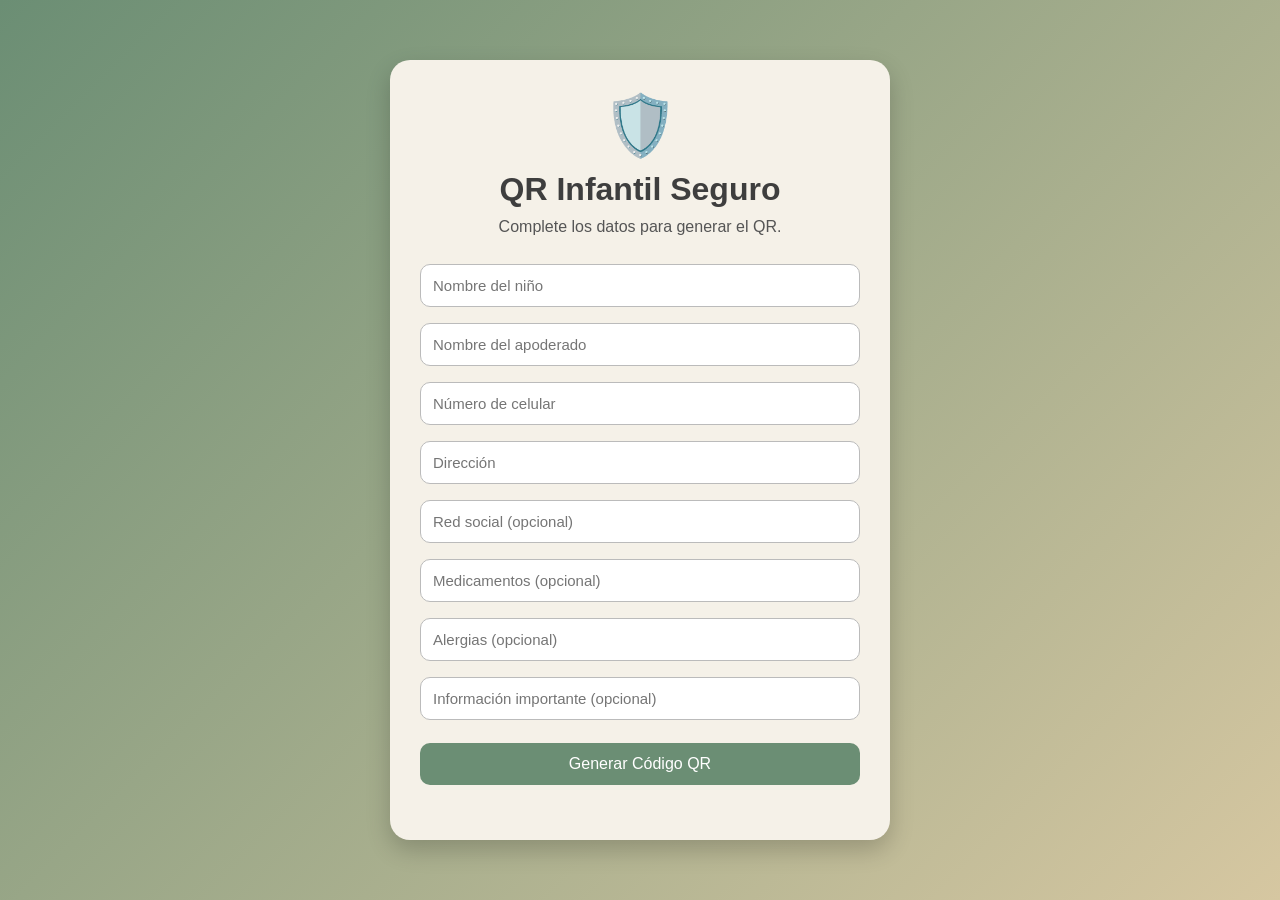
<file: index.html>
<!doctype html>
<html lang="es">
  <head>
    <meta charset="UTF-8" />
    <meta name="viewport" content="width=device-width, initial-scale=1.0" />
    <title>QR Infantil Seguro</title>
    <link rel="stylesheet" href="styles.css" />
  </head>
  <body>
    <main class="contenedor">
      <div class="icono">🛡️</div>

      <h1>QR Infantil Seguro</h1>

      <p>Complete los datos para generar el QR.</p>

      <input type="text" id="nino" required placeholder="Nombre del niño" />
      <input type="text" id="apoderado" required  placeholder="Nombre del apoderado" />
      <input type="text" id="telefono" required  placeholder="Número de celular" />
      <input type="text" id="direccion" required placeholder="Dirección" />
      <input type="text" id="redes" placeholder="Red social (opcional)" />
      <input type="text" id="medicamentos" placeholder="Medicamentos (opcional)"/>
      <input type="text" id="alergias" placeholder="Alergias (opcional)" />
      <input
        type="text"
        id="importante"
        placeholder="Información importante (opcional)"
      />

      <button id="generateQR">Generar Código QR</button>
      
      <div id="resultado"></div>
    </main>
    <script src="scripts.js"></script>
  </body>
</html>
</file>
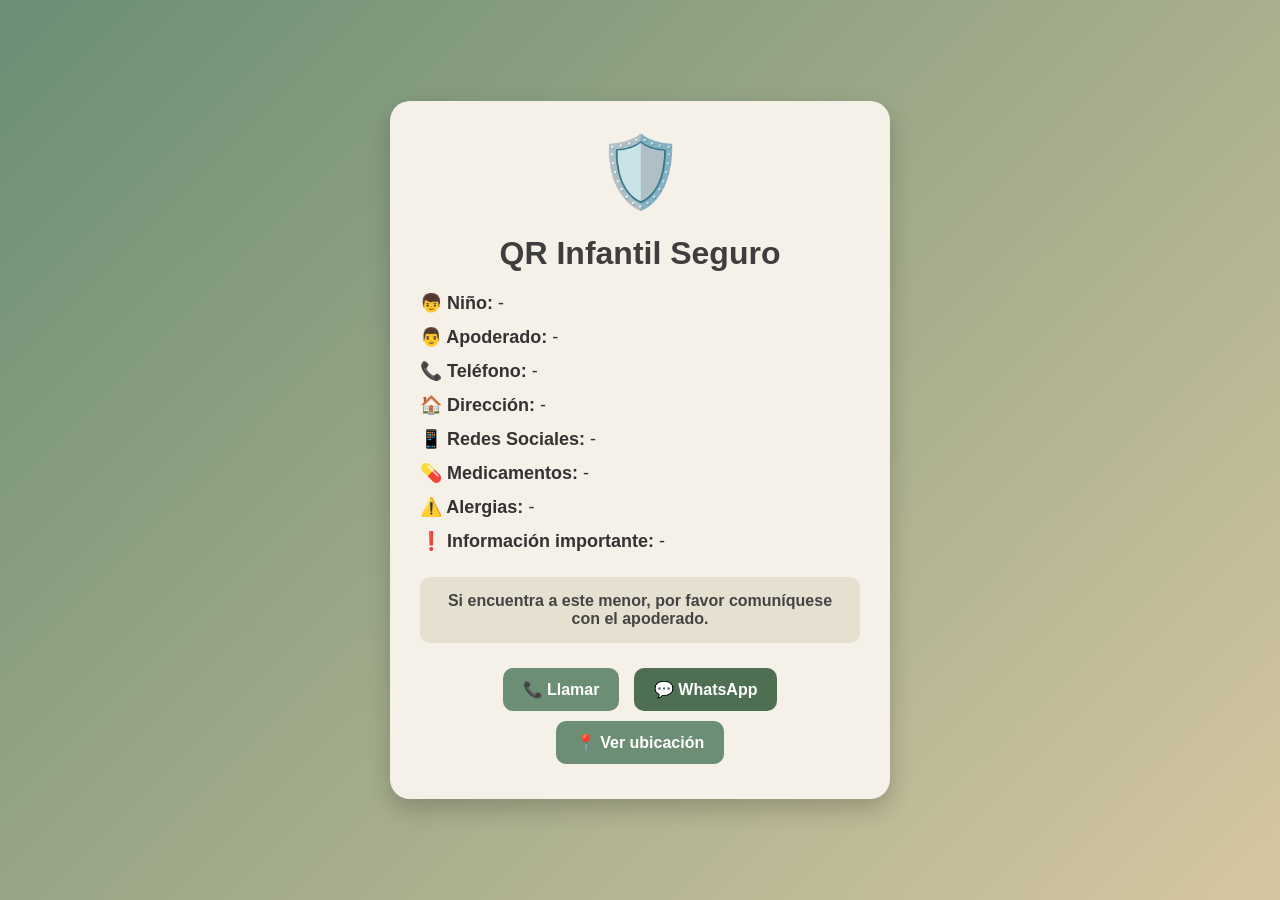
<file: perfil.html>
<!DOCTYPE html>
<html lang="es">
<head>
<meta charset="UTF-8">
<meta name="viewport" content="width=device-width, initial-scale=1.0">
<title>QR Infantil Seguro</title>

<style>

*{
    box-sizing:border-box;
}

body{
    margin:0;
    min-height:100vh;
    display:flex;
    justify-content:center;
    align-items:center;
    background:linear-gradient(135deg,#6B8E74,#D6C7A1);
    font-family:Arial, sans-serif;
}

.tarjeta{
    width:500px;
    max-width:90%;
    background:#F5F1E8;
    padding:30px;
    border-radius:20px;
    box-shadow:0 10px 25px rgba(0,0,0,.2);
}

.icono{
    text-align:center;
    font-size:70px;
}

h1{
    text-align:center;
    color:#3E3E3E;
    margin-bottom:20px;
}

.info{
    margin-top:20px;
}

.info p{
    font-size:18px;
    margin:12px 0;
    color:#333;
}

.mensaje{
    margin-top:25px;
    padding:15px;
    border-radius:10px;
    background:#E6E0D1;
    text-align:center;
    color:#444;
    font-weight:bold;
}

.botones{
    text-align:center;
    margin-top:20px;
}

.boton{
    display:inline-block;
    text-decoration:none;
    color:white;
    padding:12px 20px;
    border-radius:10px;
    margin:5px;
    font-weight:bold;
    transition:0.3s;
}

.llamar{
    background:#6B8E74;
}

.llamar:hover{
    background:#587660;
}

.whatsapp{
    background:#4F6F52;
}

.whatsapp:hover{
    background:#3F5A42;
}

</style>
</head>

<body>

<div class="tarjeta">

    <div class="icono">🛡️</div>

    <h1>QR Infantil Seguro</h1>

    <div class="info">

        <p><strong>👦 Niño:</strong> <span id="nino"></span></p>

        <p><strong>👨 Apoderado:</strong> <span id="apoderado"></span></p>

        <p><strong>📞 Teléfono:</strong> <span id="telefono"></span></p>

        <p><strong>🏠 Dirección:</strong> <span id="direccion"></span></p>

        <p><strong>📱 Redes Sociales:</strong> <span id="redes"></span></p>

        <p><strong>💊 Medicamentos:</strong> <span id="medicamentos"></span></p>

        <p><strong>⚠️ Alergias:</strong> <span id="alergias"></span></p>

        <p><strong>❗ Información importante:</strong> <span id="importante"></span></p>

    </div>

    <div class="mensaje">
        Si encuentra a este menor, por favor comuníquese con el apoderado.
    </div>

    <div class="botones">

        <a id="btnLlamar" class="boton llamar" href="#">
            📞 Llamar
        </a>

        <a id="btnWhatsapp" class="boton whatsapp" href="#" target="_blank">
            💬 WhatsApp
        </a>
        <a id="btnMapa" class="boton llamar" href="#" target="_blank">
    📍 Ver ubicación
        </a>

    </div>

</div>

<script>

const params = new URLSearchParams(window.location.search);

const nino = params.get("nino") || "-";
const apoderado = params.get("apoderado") || "-";
const telefono = params.get("telefono") || "";
const direccion = params.get("direccion") || "-";
const redes = params.get("redes") || "-";
const medicamentos = params.get("medicamentos") || "-";
const alergias = params.get("alergias") || "-";
const importante = params.get("importante") || "-";
    
document.getElementById("nino").textContent = nino;
document.getElementById("apoderado").textContent = apoderado;
document.getElementById("telefono").textContent = telefono || "-";
document.getElementById("direccion").textContent = direccion;
document.getElementById("redes").textContent = redes;
document.getElementById("medicamentos").textContent = medicamentos;
document.getElementById("alergias").textContent = alergias;
document.getElementById("importante").textContent = importante;

document.getElementById("btnLlamar").href =
"tel:" + telefono;

document.getElementById("btnWhatsapp").href =
"https://wa.me/51" + telefono;
    
document.getElementById("btnMapa").href =
"https://www.google.com/maps/search/?api=1&query=" +
encodeURIComponent(direccion);

</script>

</body>
</html>
</file>
<file: styles.css>
*{
    margin:0;
    padding:0;
    box-sizing:border-box;
    font-family:Arial, sans-serif;
}

body{
    min-height:100vh;
    display:flex;
    justify-content:center;
    align-items:center;
    background:linear-gradient(135deg,#6B8E74,#D6C7A1);
}

.contenedor{
    width:500px;
    max-width:90%;
    background:#F5F1E8;
    padding:30px;
    border-radius:20px;
    box-shadow:0 10px 25px rgba(0,0,0,.2);
    text-align:center;
}

.icono{
    font-size:60px;
}

h1{
    color:#3E3E3E;
    margin:10px 0;
}

p{
    color:#555;
    margin-bottom:20px;
}

input{
    width:100%;
    padding:12px;
    margin:8px 0;
    border:1px solid #bbb;
    border-radius:10px;
    font-size:15px;
}

input:focus{
    outline:none;
    border-color:#6B8E74;
}

button{
    width:100%;
    padding:12px;
    margin-top:15px;
    border:none;
    border-radius:10px;
    background:#6B8E74;
    color:white;
    font-size:16px;
    cursor:pointer;
}

button:hover{
    background:#587660;
}

#resultado{
    margin-top:25px;
}

#resultado img{
    width:250px;
}
</file>
